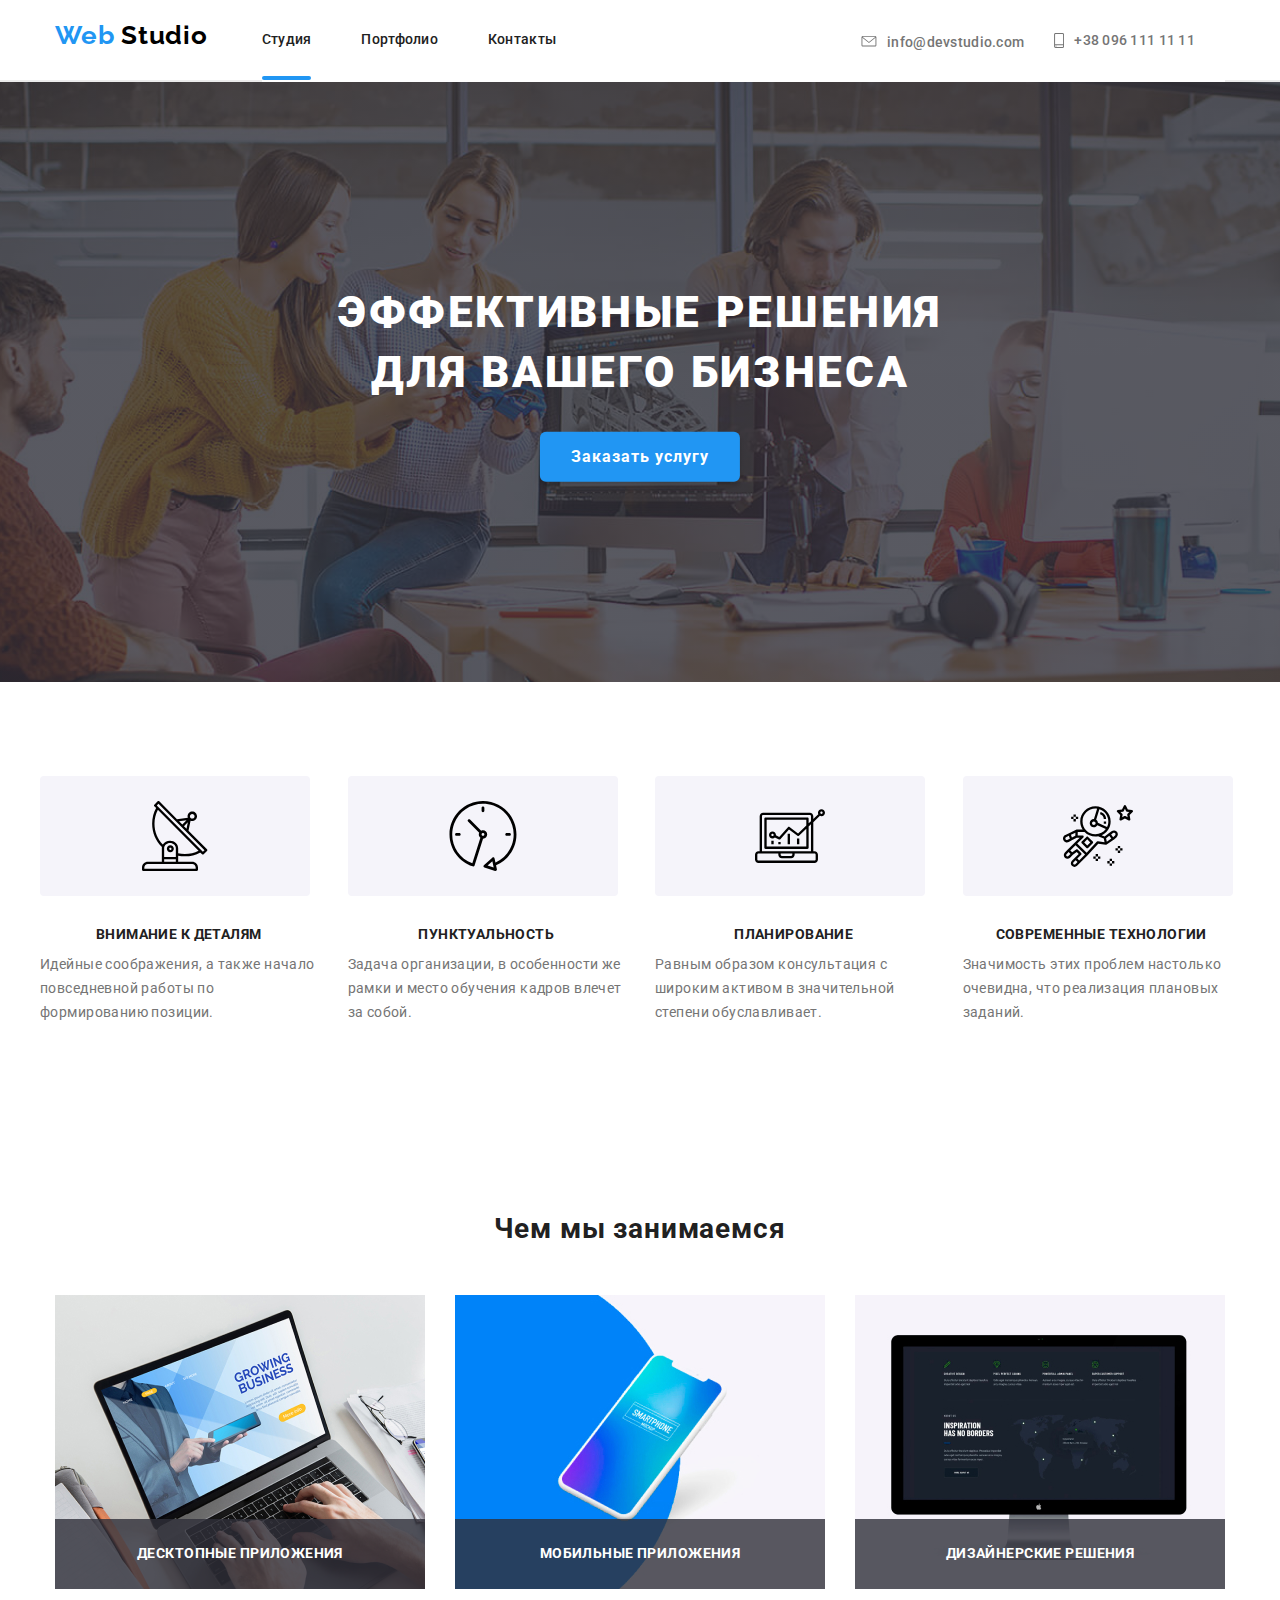
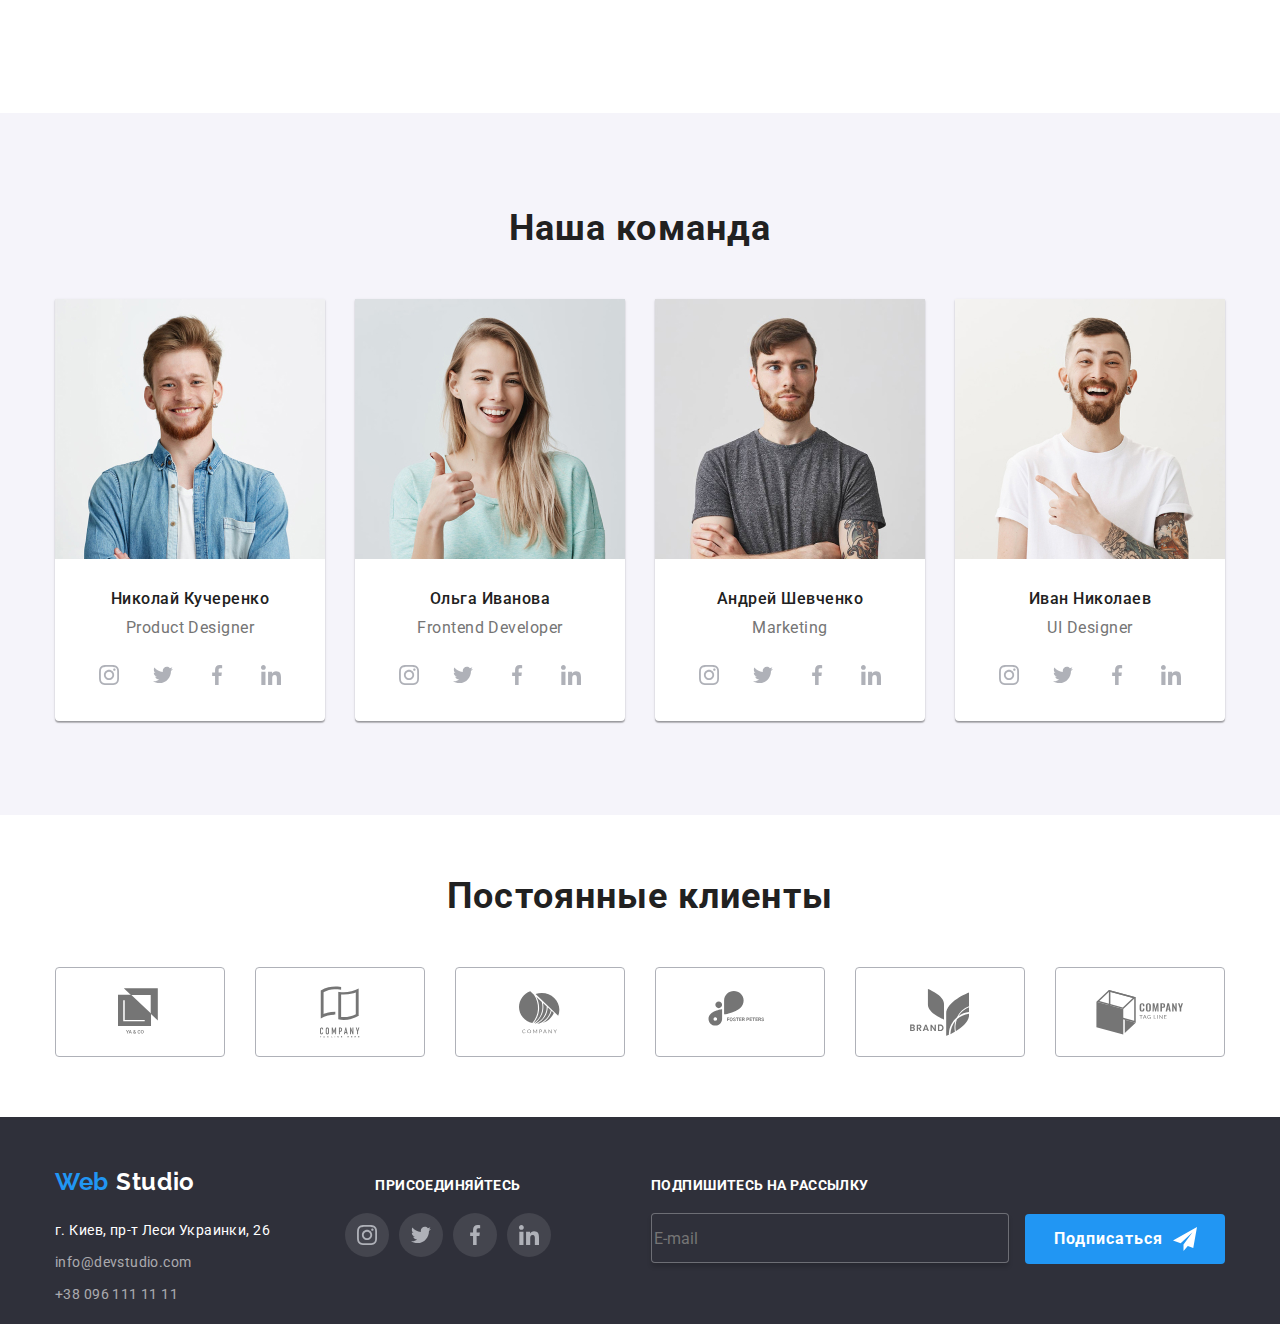
<file: index.html>
<!DOCTYPE html>
<html lang="ru">

<head>
    <meta charset="UTF-8" />
    <meta name="viewport" content="width=device-width, initial-scale=1.0" />
    <title>Web Studio</title>
    <link rel="stylesheet" type="text/css"
        href="https://cdnjs.cloudflare.com/ajax/libs/modern-normalize/0.6.0/modern-normalize.min.css" />
    <link rel="stylesheet" type="text/css" href="./css/main.min.css" />
    <link href="https://fonts.googleapis.com/css2?family=Raleway:wght@700&family=Roboto:wght@400;500;700&display=swap"
        rel="stylesheet">
</head>

<body>
    <!-- Site header -->
    <header>
        <div class="page-header">
            <div class="container header">

                <nav class="header-nav">

                    <a href="./index.html" class="logo"><span class="logo-text">Web</span> Studio</a>
                    <button type="button" class="menu-button" aria-expended="false" aria-controls="menu-container"
                        data-menu-button>
                        <svg width="40px" height="40px" aria-label="Переключатель мобильного меню">
                            <use class="icon-cross" href="./images/main/symbol-defs.svg#icon-close-black-18dp-2-1">
                            </use>
                            <use class="icon-menu" href="./images/main/symbol-defs.svg#icon-menu_40px"></use>
                        </svg>
                    </button>
                    <div class="menu-container" id="menu-container" data-menu>
                        <div class="navigation">
                            <ul class="site-nav">
                                <li class="item">
                                    <a href="./index.html" class="link style-header curent">Студия</a>
                                </li>
                                <li class="item">
                                    <a href="portfolio.html" class="link style-header">Портфолио</a>
                                </li>
                                <li class="item">
                                    <a href="#" class="link style-header">Контакты</a>
                                </li>
                            </ul>
                        </div>
                        <div class="contacts">
                            <ul class="contact">
                                <li class="mail">
                                    <a href="mailto:info@devstudio.com" class="us style-header">
                                        <svg class="nav-icon" width="16px" height="11.2px">
                                            <use href="./images/main/symbol-defs.svg#icon-envelope"> </use>
                                        </svg>
                                        <span>info@devstudio.com</span>
                                    </a>
                                </li>
                                <li class="mail">
                                    <a href="tel:+380961111111" class="us style-header">
                                        <svg class="nav-icon" width="10px" height="15px">
                                            <use href="./images/main/symbol-defs.svg#icon-smartphone"> </use>
                                        </svg>
                                        <span>+38 096 111 11 11</span>
                                    </a>
                                </li>
                            </ul>
                        </div>


                    </div>
                </nav>

            </div>
        </div>
    </header>

    <!-- Said bar -->
    <main>
        <section class=" container-img">
            <div class="hero">
                <h1 class="title"> Эффективные решения </br> для вашего бизнеса </h1>
                <button class="button-bar" data-modal-open>Заказать услугу</button>
            </div>
        </section>


        <!-- features -->
        <section>
            <div class="">
                <div class=" container container-features">
                    <h2 class="visually-hidden"> Преимущества </h2>
                    <ul class="features-list">
                        <li class="item">
                            <div class="item-img">
                                <svg class="features-img" width="70px" height="70px">
                                    <use href="./images/main/symbol-defs.svg#icon-antenna-1"> </use>
                                </svg>
                            </div>
                            <h3 class="title text-style"> Внимание к деталям </h3>
                            <p> Идейные соображения, а также начало повседневной работы по формированию
                                позиции.</p>
                        </li>

                        <li class="item">
                            <div class="item-img">
                                <svg class="features-img" width="70px" height="70px">
                                    <use href="./images/main/symbol-defs.svg#icon-clock-1"> </use>
                                </svg>
                            </div>
                            <h3 class="title text-style"> Пунктуальность </h3>
                            <p> Задача организации, в особенности же рамки и место обучения кадров влечет
                                за собой.</p>
                        </li>

                        <li class="item">
                            <div class="item-img">
                                <svg class="features-img" width="70px" height="70px">
                                    <use href="./images/main/symbol-defs.svg#icon-diagram-1"> </use>
                                </svg>
                            </div>
                            <h3 class="title text-style"> Планирование </h3>
                            <p> Равным образом консультация с широким активом в значительной степени
                                обуславливает.</p>
                        </li>

                        <li class="item">
                            <div class="item-img">
                                <svg class="features-img" width="70px" height="70px">
                                    <use href="./images/main/symbol-defs.svg#icon-astronaut-1"> </use>
                                </svg>
                            </div>
                            <h3 class="title text-style"> Современные технологии </h3>
                            <p> Значимость этих проблем настолько очевидна, что реализация плановых
                                заданий.</p>
                        </li>
                    </ul>
                </div>
        </section>
        <!--specialization -->
        <section class=" specialization section ">
            <div class="container">
                <h2 class="section-title"> Чем мы занимаемся </h2>
                <ul class="specialization-list">
                    <li class="item">
                        <picture>
                            <source srcset="./images/main/imgDP.jpg 1x, ./images/main/imgDP@2x.jpg 2x"
                                media="(min-width: 1200px)">
                            <img srcset="./images/main/imgDP.jpg 1x, ./images/main/imgDP@2x.jpg 2x"
                                src="./images/main/imgDP.jpg" alt="ноутбук" width="370" height="294">
                        </picture>
                        <h3 class="text text-style">Десктопные приложения</h3>
                    </li>
                    <li class="item">
                        <picture>
                            <source srcset="./images/main/boxMB.jpg 1x, ./images/main/boxMB@2x.jpg 2x"
                                media="(min-width: 1200px)">
                            <img srcset="./images/main/boxMB.jpg 1x, ./images/main/boxMB@2x.jpg 2x"
                                src="./images/main/boxMB.jpg" alt="мобильный телефон" width="370" height="294">
                        </picture>

                        <h3 class="text text-style"> Мобильные приложения </h3>
                    </li>
                    <li class="item">
                        <picture>
                            <source srcset="./images/main/imgDR.jpg 1x, ./images/main/imgdr@2x.jpg 2x"
                                media="(min-width: 1200px)">
                            <img srcset="./images/main/imgDR.jpg 1x, ./images/main/imgdr@2x.jpg 2x"
                                src="./images/main/imgDR.jpg" alt="екран" width="370" height="294">
                        </picture>

                        <h3 class="text text-style"> Дизайнерские решения </h3>
                    </li>
                </ul>
            </div>
        </section>
        <!-- Our team -->
        <section class="section team">
            <div class="container">

                <h2 class="section-title"> Наша команда </h2>
                <ul class="team-list">
                    <li class="item">
                        <picture>

                            <source srcset="./images/main/imgNK.jpg 1x, ./images/main/imgNK@2x.jpg 2x"
                                media="(min-width: 1200px)">


                            <source
                                srcset="./images/main/mobile_img/imgNK.jpg 1x, ./images/main/mobile_img/imgNK@2x.jpg 2x"
                                media="(max-width: 1200px)">


                            <source
                                srcset="./images/main/mobile_img/imgNK.jpg 1x, ./images/main/mobile_img/imgNK@2x.jpg 2x"
                                media="(max-width: 767px)">

                            <img srcset="./images/main/imgNK.jpg 1x, ./images/main/imgNK@2x.jpg 2x, ./images/main/mobile_img/imgNK.jpg 1x, ./images/main/mobile_img/imgNK@2x.jpg 2x"
                                src="./images/main/imgNK.jpg" alt="Николай Кучеренко">
                        </picture>
                        <h3 class="title"> Николай Кучеренко </h3>
                        <p class="text"> Product Designer </p>
                        <ul class="socials">
                            <li class="socials-item">
                                <a href class="link-socials" aria-label="Ссылка на Instagram">
                                    <svg class="socials-icon" width="20px" height="20px">
                                        <use href="./images/main/symbol-defs.svg#icon-instagram-2"></use>
                                    </svg>
                                </a>
                            </li>
                            <li class="socials-item">
                                <a href class="link-socials" aria-label="Ссылка на Twitter">
                                    <svg class="socials-icon" width="20px" height="20px">
                                        <use href="./images/main/symbol-defs.svg#icon-twitter-1"></use>
                                    </svg>
                                </a>
                            </li>
                            <li class="socials-item">
                                <a href class="link-socials" aria-label="Ссылка на Facebook">
                                    <svg class="socials-icon" width="20px" height="20px">
                                        <use href="./images/main/symbol-defs.svg#icon-facebook-1"></use>
                                    </svg>
                                </a>
                            </li>
                            <li class="socials-item">
                                <a href class="link-socials" aria-label="Ссылка на Linkedin">
                                    <svg class="socials-icon" width="20px" height="20px">
                                        <use href="./images/main/symbol-defs.svg#icon-linkedin-1"></use>
                                    </svg>
                                </a>
                            </li>
                        </ul>
                    </li>


                    <li class="item">
                        <picture>

                            <source srcset="./images/main/imgOI.jpg 1x, ./images/main/imgOI@2x.jpg 2x"
                                media="(min-width: 1200px)">


                            <source srcset="./images/main/mobile_img/img.jpg 1x, ./images/main/mobile_img/img@2x.jpg 2x"
                                media="(max-width: 1200px)">


                            <source srcset="./images/main/mobile_img/img.jpg 1x, ./images/main/mobile_img/img@2x.jpg 2x"
                                media="(max-width: 767px)">

                            <img srcset="./images/main/imgOI.jpg 1x, ./images/main/imgOI@2x.jpg 2x, ./images/main/mobile_img/img.jpg 1x, ./images/main/mobile_img/img@2x.jpg 2x"
                                src="./images/main/imgOI.jpg" alt="Ольга Иванова">
                        </picture>
                        <h3 class="title"> Ольга Иванова </h3>
                        <p class="text"> Frontend Developer </p>
                        <ul class="socials">
                            <li class="socials-item">
                                <a href class="link-socials" aria-label="Ссылка на Instagram">
                                    <svg class="socials-icon" width="20px" height="20px">
                                        <use href="./images/main/symbol-defs.svg#icon-instagram-2"></use>
                                    </svg>
                                </a>
                            </li>
                            <li class="socials-item">
                                <a href class="link-socials" aria-label="Ссылка на Twitter">
                                    <svg class="socials-icon" width="20px" height="20px">
                                        <use href="./images/main/symbol-defs.svg#icon-twitter-1"></use>
                                    </svg>
                                </a>
                            </li>
                            <li class="socials-item">
                                <a href class="link-socials" aria-label="Ссылка на Facebook">
                                    <svg class="socials-icon" width="20px" height="20px">
                                        <use href="./images/main/symbol-defs.svg#icon-facebook-1"></use>
                                    </svg>
                                </a>
                            </li>
                            <li class="socials-item">
                                <a href class="link-socials" aria-label="Ссылка на Linkedin">
                                    <svg class="socials-icon" width="20px" height="20px">
                                        <use href="./images/main/symbol-defs.svg#icon-linkedin-1"></use>
                                    </svg>
                                </a>
                            </li>
                        </ul>
                    </li>


                    <li class="item">
                        <picture>

                            <source srcset="./images/main/imgAH.jpg 1x, ./images/main/imgAH@2x.jpg 2x"
                                media="(min-width: 1200px)">


                            <source
                                srcset="./images/main/mobile_img/imgAH.jpg 1x, ./images/main/mobile_img/imgAH@2x.jpg 2x"
                                media="(max-width: 1200px)">


                            <source
                                srcset="./images/main/mobile_img/imgAH.jpg 1x, ./images/main/mobile_img/imgAH@2x.jpg 2x"
                                media="(max-width: 767px)">

                            <img srcset="./images/main/imgAH.jpg 1x, ./images/main/imgAH@2x.jpg 2x, ./images/main/mobile_img/imgAH.jpg 1x, ./images/main/mobile_img/imgAH@2x.jpg 2x"
                                src="./images/main/imgAH.jpg" alt="Андрей Шевченко">
                        </picture>
                        <h3 class="title"> Андрей Шевченко </h3>
                        <p class="text"> Marketing </p>
                        <ul class="socials">
                            <li class="socials-item">
                                <a href class="link-socials" aria-label="Ссылка на Instagram">
                                    <svg class="socials-icon" width="20px" height="20px">
                                        <use href="./images/main/symbol-defs.svg#icon-instagram-2"></use>
                                    </svg>
                                </a>
                            </li>
                            <li class="socials-item">
                                <a href class="link-socials" aria-label="Ссылка на Twitter">
                                    <svg class="socials-icon" width="20px" height="20px">
                                        <use href="./images/main/symbol-defs.svg#icon-twitter-1"></use>
                                    </svg>
                                </a>
                            </li>
                            <li class="socials-item">
                                <a href class="link-socials" aria-label="Ссылка на Facebook">
                                    <svg class="socials-icon" width="20px" height="20px">
                                        <use href="./images/main/symbol-defs.svg#icon-facebook-1"></use>
                                    </svg>
                                </a>
                            </li>
                            <li class="socials-item">
                                <a href class="link-socials" aria-label="Ссылка на Linkedin">
                                    <svg class="socials-icon" width="20px" height="20px">
                                        <use href="./images/main/symbol-defs.svg#icon-linkedin-1"></use>
                                    </svg>
                                </a>
                            </li>
                        </ul>
                    </li>


                    <li class="item">
                        <picture>

                            <source srcset="./images/main/imgIN.jpg 1x, ./images/main/imgIN@2x.jpg 2x"
                                media="(min-width: 1200px)">


                            <source
                                srcset="./images/main/mobile_img/imgIN.jpg 1x, ./images/main/mobile_img/imgIN@2x.jpg 2x"
                                media="(max-width: 1200px)">


                            <source
                                srcset="./images/main/mobile_img/imgIN.jpg 1x, ./images/main/mobile_img/imgIN@2x.jpg 2x"
                                media="(max-width: 767px)">

                            <img srcset="./images/main/imgIN.jpg 1x, ./images/main/imgIN@2x.jpg 2x, ./images/main/mobile_img/imgIN.jpg 1x, ./images/main/mobile_img/imgIN@2x.jpg 2x"
                                src="./images/main/imgIN.jpg" alt="Иван Николаев">
                        </picture>

                        <h3 class="title"> Иван Николаев </h3>
                        <p class="text"> UI Designer </p>
                        <ul class="socials">
                            <li class="socials-item">
                                <a href class="link-socials" aria-label="Ссылка на Instagram">
                                    <svg class="socials-icon" width="20px" height="20px">
                                        <use href="./images/main/symbol-defs.svg#icon-instagram-2"></use>
                                    </svg>
                                </a>
                            </li>
                            <li class="socials-item">
                                <a href class="link-socials" aria-label="Ссылка на Twitter">
                                    <svg class="socials-icon" width="20px" height="20px">
                                        <use href="./images/main/symbol-defs.svg#icon-twitter-1"></use>
                                    </svg>
                                </a>
                            </li>
                            <li class="socials-item">
                                <a href class="link-socials" aria-label="Ссылка на Facebook">
                                    <svg class="socials-icon" width="20px" height="20px">
                                        <use href="./images/main/symbol-defs.svg#icon-facebook-1"></use>
                                    </svg>
                                </a>
                            </li>
                            <li class="socials-item">
                                <a href class="link-socials" aria-label="Ссылка на Linkedin">
                                    <svg class="socials-icon" width="20px" height="20px">
                                        <use href="./images/main/symbol-defs.svg#icon-linkedin-1"></use>
                                    </svg>
                                </a>
                            </li>
                        </ul>
                    </li>
                </ul>
            </div>
        </section>
        <!--Regular customers-->
        <section class="cust section ">
            <div class="container">
                <h2 class="section-title">Постоянные клиенты </h2>
                <ul class="cust-list">
                    <li class="item">
                        <div>
                            <svg class="regular-img" width="44px" height="49px">
                                <use href="./images/main/symbol-defs.svg#icon-logo-1"> </use>
                            </svg>
                        </div>

                    </li>

                    <li class="item">
                        <div>
                            <svg class="regular-img" width="40px" height="52px">
                                <use href="./images/main/symbol-defs.svg#icon-logo-2"> </use>
                            </svg>
                        </div>

                    </li>

                    <li class="item">
                        <div>
                            <svg class="regular-img" width="41px" height="43px">
                                <use href="./images/main/symbol-defs.svg#icon-logo-3"> </use>
                            </svg>
                        </div>
                    </li>

                    <li class="item">
                        <div>
                            <svg class="regular-img" width="80px" height="42px">
                                <use href="./images/main/symbol-defs.svg#icon-logo-4"> </use>
                            </svg>
                        </div>
                    </li>

                    <li class="item">
                        <div>
                            <svg class="regular-img" width="59px" height="47px">
                                <use href="./images/main/symbol-defs.svg#icon-logo-5"> </use>
                            </svg>
                        </div>
                    </li>

                    <li class="item">
                        <div>
                            <svg class="regular-img" width="88px" height="45px">
                                <use href="./images/main/symbol-defs.svg#icon-logo-6"> </use>
                            </svg>
                        </div>
                    </li>
                </ul>
            </div>
        </section>
    </main>
    <!--footer-->
    <footer class="footer">

        <div class="container container-footer">


            <div class="footer-info">
                <a href="#" class="logo-footer"><span class="logo-text">Web</span> Studio</a>
                <p class="footer-address">
                    г. Киев, пр-т Леси Украинки, 26
                </p>
                <address class="footer-contact">
                    <a href="mailt@devstudio.com"> info@devstudio.com</a>
                    <a href="tel:+380961111111"> +38 096 111 11 11</a>
                </address>
            </div>

            <div class="footer-link">
                <h3 class="subtitle text-style">присоединяйтесь</h3>
                <ul class="item">

                    <li class="footer-links" class="footer-links">
                        <a href class="link-socials" aria-label="Ссылка на Instagram">
                            <svg class="socials-icon">
                                <use href="./images/main/symbol-defs.svg#icon-instagram-2"></use>
                            </svg>
                        </a>
                    </li>
                    <li class="footer-links" class="footer-links">
                        <a href class="link-socials" aria-label="Ссылка на Twitter">
                            <svg class="socials-icon">
                                <use href="./images/main/symbol-defs.svg#icon-twitter-1"></use>
                            </svg>
                        </a>
                    </li>
                    <li class="footer-links">
                        <a href class="link-socials" aria-label="Ссылка на Facebook">
                            <svg class="socials-icon">
                                <use href="./images/main/symbol-defs.svg#icon-facebook-1"></use>
                            </svg>
                        </a>
                    </li>
                    <li class="footer-links">
                        <a href class="link-socials" aria-label="Ссылка на Linkedin">
                            <svg class="socials-icon">
                                <use href="./images/main/symbol-defs.svg#icon-linkedin-1"></use>
                            </svg>
                        </a>
                    </li>
                </ul>
            </div>

            <div class="footer-form">
                <p class="footer-text text-style">Подпишитесь на рассылку</p>
                <form>

                    <label>
                        <input class="input-form" type="email" name="email" placeholder="E-mail" autocomplete="email" />
                    </label>

                    <button class="button-footer" type="button"> Подписаться
                        <svg class="tellegram-icon" width="24px" height="24px">
                            <use href="./images/main/symbol-defs.svg#icon-icon-send"></use>
                        </svg>

                    </button>

                </form>



            </div>

        </div>

    </footer>

    <div class="backdroup is-hidden" data-modal>
        <div class="modal">
            <p class="heading-modal"> Оставьте свои данные, мы вам перезвоним </p>
            <form class="form">
                <label class="form-field" for="name">
                    <input class="form-input" type="text" name="name" id="name" placeholder=" " />
                    <span class="form-label"> Имя </span>
                    <svg class="icon" width="18px" height="18px">
                        <use href=" ./images/main/symbol-defs.svg#icon-Vector"></use>
                    </svg>
                </label>

                <label class="form-field" for="tel">
                    <input class="form-input" type="tel" name="telephone" id="tel" placeholder=" " />
                    <span class="form-label"> Телефон </span>
                    <svg class="icon" width="18px" height="18px">
                        <use href=" ./images/main/symbol-defs.svg#icon-Vectorphone"></use>
                    </svg>
                </label>

                <label class="form-field" for="email">
                    <input class="form-input" type="email" name="email" id="email" autocomplete="email"
                        placeholder=" " />
                    <span class="form-label"> Почта </span>
                    <svg class="icon" width="18px" height="18px">
                        <use href=" ./images/main/symbol-defs.svg#icon-Vectorposht"></use>
                    </svg>
                </label>

                <label class="form-field form-comment">
                    <textarea name="comment" class="form-input input-comment" placeholder=" "></textarea>
                    <span class="form-label comment-label">Комментарий</span>
                </label>

                <label class="label-checkbox">
                    <input class="checkbox" type="checkbox" name="acceptance"
                        value="Соглашаюсь с рассылкой и принимаю Условия договора" />
                    <span class="icons"></span>
                    <span class="privacy-text"> Соглашаюсь с рассылкой и принимаю <a class="form-link" href=" ">Условия
                            договора</a></span>
                </label>

                <button class="submit-button" type="submit">Отправить</button>
            </form>
            <button class="close-modal" data-modal-close>
                <svg class="icon-close" width="18px" height="18px">
                    <use href=" ./images/main/symbol-defs.svg#icon-close-black-18dp-2-1"></use>
                </svg>
            </button>

        </div>

    </div>

    <script src="./js/modal.js"></script>
    <script src="./js/menu.js"></script>

</body>

</html>
</file>
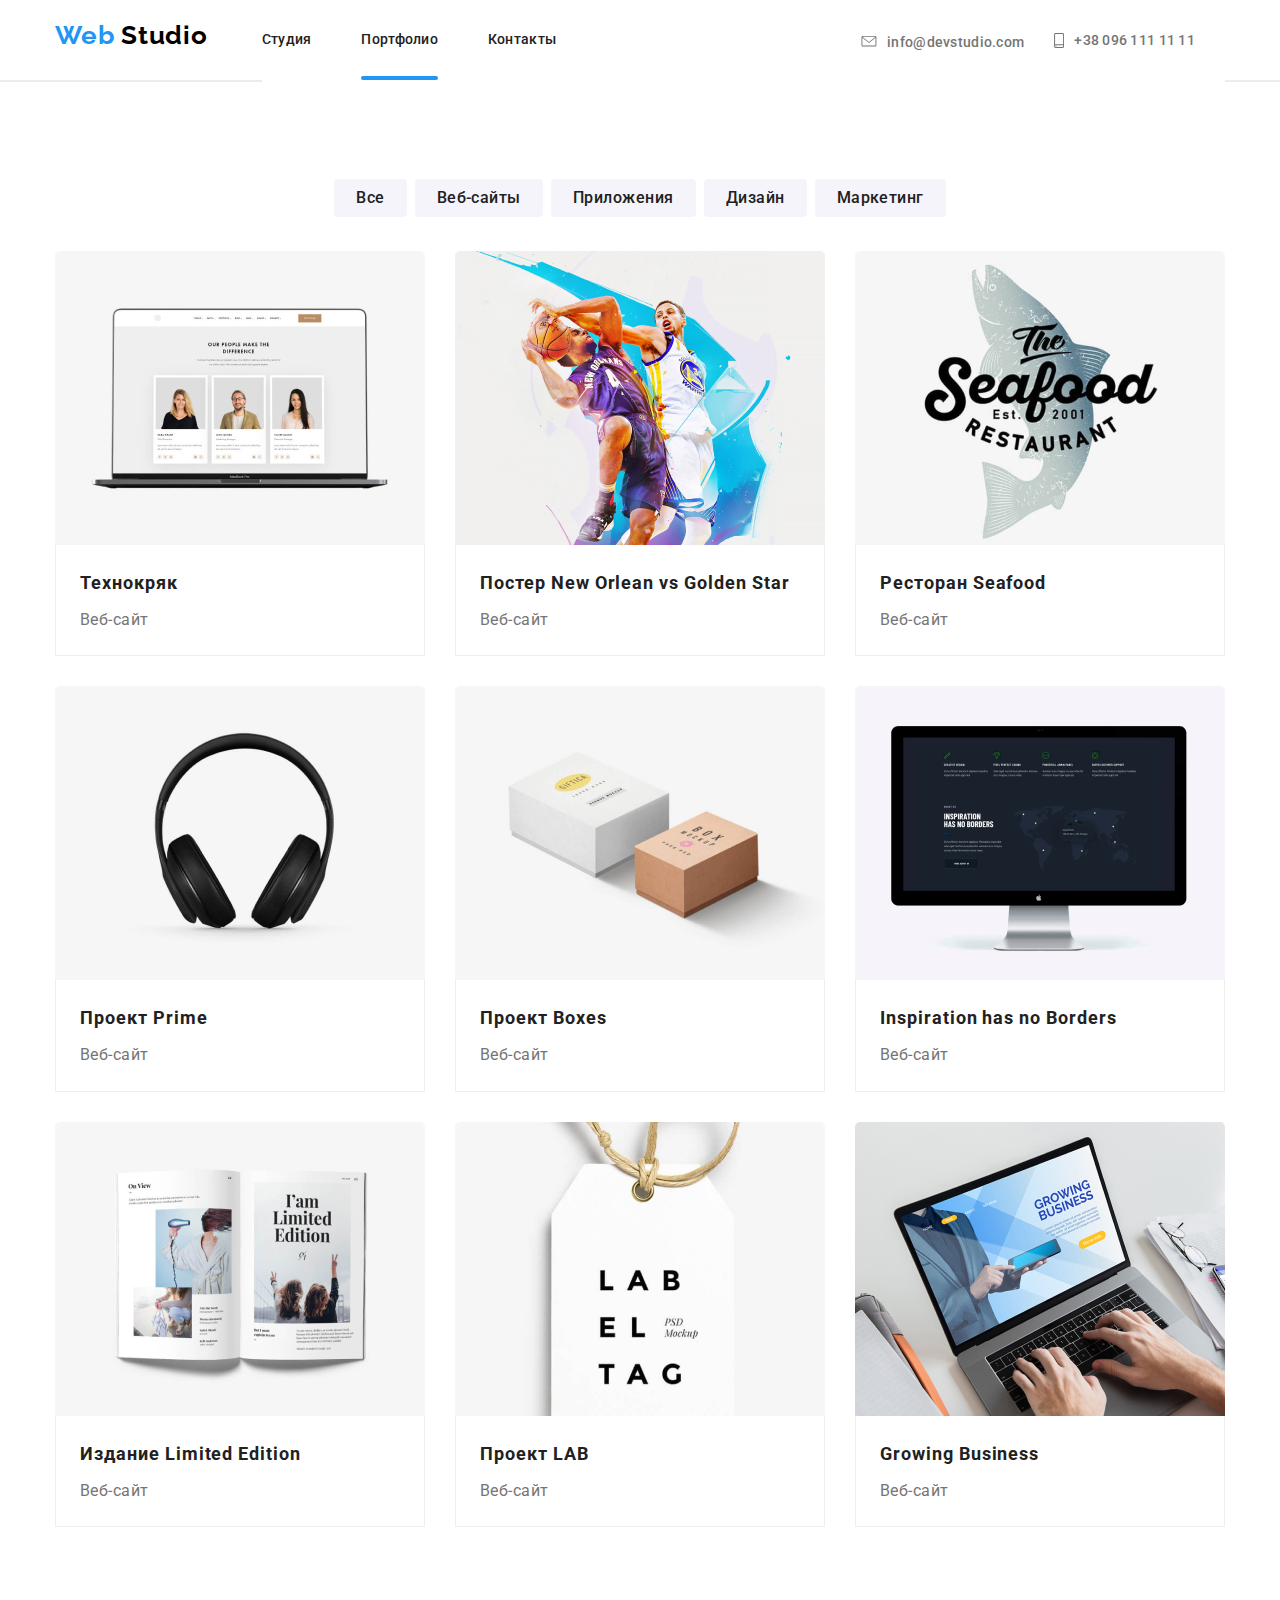
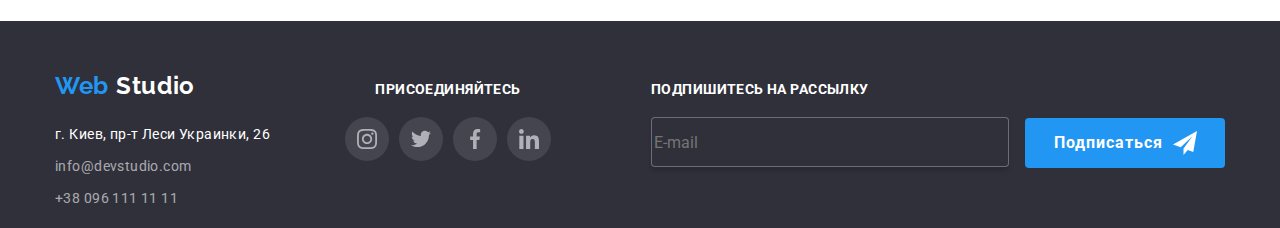
<file: portfolio.html>
<!DOCTYPE html>
<html lang="ru">

<head>
    <meta charset="UTF-8" />
    <meta name="viewport" content="width=device-width, initial-scale=1.0" />
    <title>Портфолио</title>
    <link rel="stylesheet" type="text/css"
        href="https://cdnjs.cloudflare.com/ajax/libs/modern-normalize/0.6.0/modern-normalize.min.css" />
    <link rel="stylesheet" type="text/css" href="./css/main.min.css" />
    <link href="https://fonts.googleapis.com/css2?family=Raleway:wght@700&family=Roboto:wght@400;500;700&display=swap"
        rel="stylesheet">
</head>

<body>
    <!-- Site header -->
    <header>
        <div class="page-header">
            <div class="container header">

                <nav class="header-nav">

                    <a href="./index.html" class="logo"><span class="logo-text">Web</span> Studio</a>
                    <button type="button" class="menu-button" aria-expended="false" aria-controls="menu-container"
                        data-menu-button>
                        <svg width="40px" height="40px" aria-label="Переключатель мобильного меню">
                            <use class="icon-cross" href="./images/main/symbol-defs.svg#icon-close-black-18dp-2-1">
                            </use>
                            <use class="icon-menu" href="./images/main/symbol-defs.svg#icon-menu_40px"></use>
                        </svg>
                    </button>
                    <div class="menu-container" id="menu-container" data-menu>
                        <div class="navigation">
                            <ul class="site-nav">
                                <li class="item">
                                    <a href="./index.html" class="link style-header ">Студия</a>
                                </li>
                                <li class="item">
                                    <a href="portfolio.html" class="link style-header curent">Портфолио</a>
                                </li>
                                <li class="item">
                                    <a href="#" class="link style-header">Контакты</a>
                                </li>
                            </ul>
                        </div>
                        <div class="contacts">
                            <ul class="contact">
                                <li class="mail">
                                    <a href="mailto:info@devstudio.com" class="us style-header">
                                        <svg class="nav-icon" width="16px" height="11.2px">
                                            <use href="./images/main/symbol-defs.svg#icon-envelope"> </use>
                                        </svg>
                                        <span>info@devstudio.com</span>
                                    </a>
                                </li>
                                <li class="mail">
                                    <a href="tel:+380961111111" class="us style-header">
                                        <svg class="nav-icon" width="10px" height="15px">
                                            <use href="./images/main/symbol-defs.svg#icon-smartphone"> </use>
                                        </svg>
                                        <span>+38 096 111 11 11</span>
                                    </a>
                                </li>
                            </ul>
                        </div>


                    </div>
                </nav>

            </div>
        </div>
    </header>

    <main>
        <div class="portfolio">
            <!--site navigation-->
            <section class="section">

                <h1 class="visually-hidden"> Навигация </h1>
                <ul class="list-nav">
                    <li class="item-button">
                        <button class="portfolio-button" type="button">Все</button>
                    </li>
                    <li class="item-button">
                        <button class="portfolio-button" type="button">Веб-сайты</button>
                    </li>
                    <li class="item-button">
                        <button class="portfolio-button" type="button">Приложения</button>
                    </li>
                    <li class="item-button">
                        <button class="portfolio-button" type="button">Дизайн</button>
                    </li>
                    <li class="item-button">
                        <button class="portfolio-button" type="button">Маркетинг</button>
                    </li>
                </ul>

            </section>


            <!--Portfolio-->
            <section>
                <h2 class="visually-hidden"> Портфолио </h2>

                <ul class="portfolio-list">
                    <li class="item">
                        <div class="project-card">
                            <picture>

                                <source srcset="./images/portfolio/img1.jpg 1x, ./images/portfolio/img1@2x.jpg 2x"
                                    media="(min-width: 1200px)">


                                <source srcset="./images/portfolio/img1.jpg 1x, ./images/portfolio/img1@2x.jpg 2x"
                                    media="(min-width: 768px)">


                                <source
                                    srcset="./images/portfolio/mobile_img/img1.jpg 1x, ./images/portfolio/mobile_img/img1@2x.jpg 2x"
                                    media="(max-width: 767px)">

                                <img class="card-img"
                                    srcset="./images/portfolio/img1.jpg 1x, ./images/portfolio/img1@2x.jpg 2x, ./images/portfolio/mobile_img/img1.jpg 1x, ./images/portfolio/mobile_img/img1@2x.jpg 2x"
                                    src="./images/portfolio/img1.jpg" alt="ноутбук">
                            </picture>
                            <div class="content-overlay">
                                <p class="text">Технокряк это современная площадка распространения коронавируса.
                                    Компании используют
                                    эту платформу для цифрового
                                    шпионажа и атак на защищённые сервера конкурентов.</p>
                            </div>
                        </div>

                        <div class="card-content">
                            <h3 class="title"> Технокряк </h3>
                            <p class="caption"> Веб-сайт </p>
                        </div>

                    </li>
                    <li class="item">
                        <div class="project-card">
                            <picture>

                                <source srcset="./images/portfolio/img2.jpg 1x, ./images/portfolio/img2@2x.jpg 2x"
                                    media="(min-width: 1200px)">


                                <source srcset="./images/portfolio/img2.jpg 1x, ./images/portfolio/img2@2x.jpg 2x"
                                    media="(min-width: 768px)">


                                <source
                                    srcset="./images/portfolio/mobile_img/img2.jpg 1x, ./images/portfolio/mobile_img/img2@2x.jpg 2x"
                                    media="(max-width: 767px)">

                                <img class="card-img"
                                    srcset="./images/portfolio/img2.jpg 1x, ./images/portfolio/img2@2x.jpg 2x, ./images/portfolio/mobile_img/img2.jpg 1x, ./images/portfolio/mobile_img/img2@2x.jpg 2x"
                                    src="./images/portfolio/img2.jpg" alt="ноутбук" width="370">
                            </picture>
                            <div class="content-overlay">
                                <p class="text">Технокряк это современная площадка распространения коронавируса.
                                    Компании используют
                                    эту платформу для цифрового
                                    шпионажа и атак на защищённые сервера конкурентов.</p>
                            </div>
                        </div>

                        <div class="card-content">
                            <h3 class="title"> Постер New Orlean vs Golden Star </h3>
                            <p class="caption"> Веб-сайт </p>
                        </div>
                    </li>

                    <li class="item">

                        <div class="project-card">
                            <picture>

                                <source srcset="./images/portfolio/img3.jpg 1x, ./images/portfolio/img3@2x.jpg 2x"
                                    media="(min-width: 1200px)">


                                <source srcset="./images/portfolio/img3.jpg 1x, ./images/portfolio/img3@2x.jpg 2x"
                                    media="(min-width: 768px)">


                                <source
                                    srcset="./images/portfolio/mobile_img/img3.jpg 1x, ./images/portfolio/mobile_img/img3@2x.jpg 2x"
                                    media="(max-width: 767px)">

                                <img class="card-img"
                                    srcset="./images/portfolio/img3.jpg 1x, ./images/portfolio/img3@2x.jpg 2x, ./images/portfolio/mobile_img/img3.jpg 1x, ./images/portfolio/mobile_img/img3@2x.jpg 2x"
                                    src="./images/portfolio/img3.jpg" alt="ноутбук" width="370">
                            </picture>
                            <div class="content-overlay">
                                <p class="text">Технокряк это современная площадка распространения коронавируса.
                                    Компании используют
                                    эту платформу для цифрового
                                    шпионажа и атак на защищённые сервера конкурентов.</p>
                            </div>
                        </div>

                        <div class="card-content">
                            <h3 class="title"> Ресторан Seafood </h3>
                            <p class="caption"> Веб-сайт </p>

                        </div>
                    </li>
                    <li class="item">
                        <div class="project-card">
                            <picture>

                                <source srcset="./images/portfolio/img4.jpg 1x, ./images/portfolio/img4@2x.jpg 2x"
                                    media="(min-width: 1200px)">


                                <source srcset="./images/portfolio/img4.jpg 1x, ./images/portfolio/img4@2x.jpg 2x"
                                    media="(min-width: 768px)">


                                <source
                                    srcset="./images/portfolio/mobile_img/img4.jpg 1x, ./images/portfolio/mobile_img/img4@2x.jpg 2x"
                                    media="(max-width: 767px)">

                                <img class="card-img"
                                    srcset="./images/portfolio/img4.jpg 1x, ./images/portfolio/img4@2x.jpg, ./images/portfolio/mobile_img/img4.jpg 1x, ./images/portfolio/mobile_img/img4@2x.jpg 2x"
                                    src="./images/portfolio/img4.jpg" alt="ноутбук" width="370">
                            </picture>

                            <div class="content-overlay">
                                <p class="text">Технокряк это современная площадка распространения коронавируса.
                                    Компании используют
                                    эту платформу для цифрового
                                    шпионажа и атак на защищённые сервера конкурентов.</p>
                            </div>
                        </div>
                        <div class="card-content">
                            <h3 class="title"> Проект Prime </h3>
                            <p class="caption"> Веб-сайт </p>
                        </div>
                    </li>

                    <li class="item">

                        <div class="project-card">

                            <picture>

                                <source srcset="./images/portfolio/img5.jpg 1x, ./images/portfolio/img5@2x.jpg 2x"
                                    media="(min-width: 1200px)">


                                <source srcset="./images/portfolio/img5.jpg 1x, ./images/portfolio/img5@2x.jpg 2x"
                                    media="(min-width: 768px)">


                                <source
                                    srcset="./images/portfolio/mobile_img/img5.jpg 1x, ./images/portfolio/mobile_img/img5@2x.jpg 2x"
                                    media="(max-width: 767px)">

                                <img class="card-img"
                                    srcset="./images/portfolio/img5.jpg 1x, ./images/portfolio/img5@2x.jpg 2x, ./images/portfolio/mobile_img/img5.jpg 1x, ./images/portfolio/mobile_img/img5@2x.jpg 2x"
                                    src="./images/portfolio/img5.jpg" alt="ноутбук" width="370">
                            </picture>

                            <div class="content-overlay">
                                <p class="text">Технокряк это современная площадка распространения коронавируса.
                                    Компании используют
                                    эту платформу для цифрового
                                    шпионажа и атак на защищённые сервера конкурентов.</p>
                            </div>
                        </div>
                        <div class="card-content">
                            <h3 class="title"> Проект Boxes </h3>
                            <p class="caption"> Веб-сайт </p>
                        </div>
                    </li>

                    <li class="item">
                        <div class="project-card">
                            <picture>

                                <source srcset="./images/portfolio/img6.jpg 1x, ./images/portfolio/img6@2x.jpg 2x"
                                    media="(min-width: 1200px)">


                                <source srcset="./images/portfolio/img6.jpg 1x, ./images/portfolio/img6@2x.jpg 2x"
                                    media="(min-width: 768px)">


                                <source
                                    srcset="./images/portfolio/mobile_img/img6.jpg 1x, ./images/portfolio/mobile_img/img6@2x.jpg 2x"
                                    media="(max-width: 767px)">

                                <img class="card-img"
                                    srcset="./images/portfolio/img6.jpg 1x, ./images/portfolio/img6@2x.jpg 2x, ./images/portfolio/mobile_img/img6.jpg 1x, ./images/portfolio/mobile_img/img6@2x.jpg 2x"
                                    src="./images/portfolio/img6.jpg" alt="ноутбук" width="370">
                            </picture>

                            <div class="content-overlay">
                                <p class="text">Технокряк это современная площадка распространения коронавируса.
                                    Компании используют
                                    эту платформу для цифрового
                                    шпионажа и атак на защищённые сервера конкурентов.</p>
                            </div>
                        </div>
                        <div class="card-content">
                            <h3 class="title"> Inspiration has no Borders </h3>
                            <p class="caption"> Веб-сайт </p>
                        </div>
                    </li>

                    <li class="item">
                        <div class="project-card">
                            <picture>

                                <source srcset="./images/portfolio/img7.jpg 1x, ./images/portfolio/img7@2x.jpg 2x"
                                    media="(min-width: 1200px)">


                                <source srcset="./images/portfolio/img7.jpg 1x, ./images/portfolio/img7@2x.jpg 2x"
                                    media="(min-width: 768px)">


                                <source
                                    srcset="./images/portfolio/mobile_img/img7.jpg 1x, ./images/portfolio/mobile_img/img7@2x.jpg 2x"
                                    media="(max-width: 767px)">

                                <img class="card-img"
                                    srcset="./images/portfolio/img7.jpg 1x, ./images/portfolio/img7@2x.jpg 2x, ./images/portfolio/mobile_img/img7.jpg 1x, ./images/portfolio/mobile_img/img7@2x.jpg 2x"
                                    src="./images/portfolio/img7.jpg" alt="ноутбук" width="370">
                            </picture>

                            <div class="content-overlay">
                                <p class="text">Технокряк это современная площадка распространения коронавируса.
                                    Компании используют
                                    эту платформу для цифрового
                                    шпионажа и атак на защищённые сервера конкурентов.</p>
                            </div>
                        </div>
                        <div class="card-content">
                            <h3 class="title"> Издание Limited Edition </h3>
                            <p class="caption"> Веб-сайт </p>
                        </div>
                    </li>

                    <li class="item">
                        <div class="project-card">
                            <picture>

                                <source srcset="./images/portfolio/img8.jpg 1x, ./images/portfolio/img8@2x.jpg 2x"
                                    media="(min-width: 1200px)">


                                <source srcset="./images/portfolio/img8.jpg 1x, ./images/portfolio/img8@2x.jpg 2x"
                                    media="(min-width: 768px)">


                                <source
                                    srcset="./images/portfolio/mobile_img/img8.jpg 1x, ./images/portfolio/mobile_img/img8@2x.jpg 2x"
                                    media="(max-width: 767px)">

                                <img class="card-img"
                                    srcset="./images/portfolio/img8.jpg 1x, ./images/portfolio/img8@2x.jpg 2x, ./images/portfolio/mobile_img/img8.jpg 1x, ./images/portfolio/mobile_img/img8@2x.jpg 2x"
                                    src="./images/portfolio/img8.jpg" alt="ноутбук" width="370">
                            </picture>

                            <div class="content-overlay">
                                <p class="text">Технокряк это современная площадка распространения коронавируса.
                                    Компании используют
                                    эту платформу для цифрового
                                    шпионажа и атак на защищённые сервера конкурентов.</p>
                            </div>
                        </div>
                        <div class="card-content">
                            <h3 class="title"> Проект LAB </h3>
                            <p class="caption"> Веб-сайт </p>
                        </div>
                    </li>

                    <li class="item">
                        <div class="project-card">
                            <picture>

                                <source srcset="./images/portfolio/img9.jpg 1x, ./images/portfolio/img9@2x.jpg 2x"
                                    media="(min-width: 1200px)">


                                <source srcset="./images/portfolio/img9.jpg 1x, ./images/portfolio/img9@2x.jpg 2x"
                                    media="(min-width: 768px)">


                                <source
                                    srcset="./images/portfolio/mobile_img/img9.jpg 1x, ./images/portfolio/mobile_img/img9@2x.jpg 2x"
                                    media="(max-width: 767px)">

                                <img class="card-img"
                                    srcset="./images/portfolio/img9.jpg 1x, ./images/portfolio/img9@2x.jpg 2x, ./images/portfolio/mobile_img/img9.jpg 1x, ./images/portfolio/mobile_img/img9@2x.jpg 2x"
                                    src="./images/portfolio/img9.jpg" alt="ноутбук" width="370">
                            </picture>


                            <div class="content-overlay">
                                <p class="text">Технокряк это современная площадка распространения коронавируса.
                                    Компании используют
                                    эту платформу для цифрового
                                    шпионажа и атак на защищённые сервера конкурентов.</p>
                            </div>
                        </div>
                        <div class="card-content">
                            <h3 class="title"> Growing Business </h3>
                            <p class="caption"> Веб-сайт </p>
                        </div>
                    </li>

                </ul>

            </section>
        </div>

    </main>

    <!--footer-->
    <footer class="footer">

        <div class="container container-footer">


            <div class="footer-info">
                <a href="#" class="logo-footer"><span class="logo-text">Web</span> Studio</a>
                <p class="footer-address">
                    г. Киев, пр-т Леси Украинки, 26
                </p>
                <address class="footer-contact">
                    <a href="mailt@devstudio.com"> info@devstudio.com</a>
                    <a href="tel:+380961111111"> +38 096 111 11 11</a>
                </address>
            </div>

            <div class="footer-link">
                <h3 class="subtitle text-style">присоединяйтесь</h3>
                <ul class="item">

                    <li class="footer-links" class="footer-links">
                        <a href class="link-socials" aria-label="Ссылка на Instagram">
                            <svg class="socials-icon">
                                <use href="./images/main/symbol-defs.svg#icon-instagram-2"></use>
                            </svg>
                        </a>
                    </li>
                    <li class="footer-links" class="footer-links">
                        <a href class="link-socials" aria-label="Ссылка на Twitter">
                            <svg class="socials-icon">
                                <use href="./images/main/symbol-defs.svg#icon-twitter-1"></use>
                            </svg>
                        </a>
                    </li>
                    <li class="footer-links">
                        <a href class="link-socials" aria-label="Ссылка на Facebook">
                            <svg class="socials-icon">
                                <use href="./images/main/symbol-defs.svg#icon-facebook-1"></use>
                            </svg>
                        </a>
                    </li>
                    <li class="footer-links">
                        <a href class="link-socials" aria-label="Ссылка на Linkedin">
                            <svg class="socials-icon">
                                <use href="./images/main/symbol-defs.svg#icon-linkedin-1"></use>
                            </svg>
                        </a>
                    </li>
                </ul>
            </div>

            <div class="footer-form">
                <p class="footer-text text-style">Подпишитесь на рассылку</p>
                <form>

                    <label>
                        <input class="input-form" type="email" name="email" placeholder="E-mail" autocomplete="email" />
                    </label>

                    <button class="button-footer" type="button"> Подписаться
                        <svg class="tellegram-icon" width="24px" height="24px">
                            <use href="./images/main/symbol-defs.svg#icon-icon-send"></use>
                        </svg>

                    </button>

                </form>



            </div>

        </div>

    </footer>

    <script src="./js/menu.js"></script>

</body>

</html>
</file>
<file: css/main.min.css>
.logo{color:#000000;font-family:"Raleway", sans-serif;font-weight:700;font-size:24px;line-height:1.167;letter-spacing:0.03em}.container-img .title{font-family:Roboto;font-style:normal;font-weight:900;font-size:26px;line-height:42px;letter-spacing:0.06rem;text-transform:uppercase}.container-features p,.footer-address,.footer-contact a{font-family:Roboto;font-style:normal;font-weight:normal;font-size:14px;line-height:24px;letter-spacing:0.03em}.section-title{font-family:Roboto;font-style:normal;font-weight:bold;font-size:28px;line-height:33px;letter-spacing:0.03em;text-align:center}.team-list .title,.team-list .text{font-family:Roboto;font-size:16px;line-height:1.18;text-align:center;letter-spacing:0.03rem}.logo-footer{font-family:Raleway;font-style:normal;font-weight:bold;font-size:24px;line-height:28px;text-align:center;letter-spacing:0.03em;color:#fff}.input-form{font-family:Roboto;font-style:normal;font-weight:normal;font-size:16px;line-height:20px;color:rgba(255,255,255,0.6)}.portfolio-button{font-family:Roboto;font-weight:500;font-size:16px;line-height:1.6;text-align:center;letter-spacing:0.03rem}.card-content .title{font-family:Roboto;font-weight:bold;font-size:18px;line-height:2;letter-spacing:0.06rem}.card-content .caption{font-family:Roboto;font-size:16px;line-height:1.9;letter-spacing:0.03rem}.content-overlay .text{font-family:Roboto;font-size:18px;line-height:1.5;letter-spacing:0.03rem}.heading-modal{font-family:Roboto;font-style:normal;font-weight:bold;font-size:20px;line-height:23px;text-align:center;letter-spacing:0.03em}.form-input:focus ~ .icon{font-family:Roboto;font-style:normal;font-weight:normal;font-size:12px;line-height:14px;letter-spacing:0.01em}.form-label{font-family:Roboto;font-style:normal;font-weight:normal;font-size:14px;line-height:16px;letter-spacing:0.01em}.button-bar,.button-footer,.submit-button{min-width:200px;border:none;outline:none;cursor:pointer;color:#fff;background-color:#2196f3;font-family:Roboto;font-weight:bold;font-size:16px;line-height:1.9;text-align:center;letter-spacing:0.06rem}.socials,.footer-link .item{display:-webkit-box;display:-ms-flexbox;display:flex;-webkit-box-pack:center;-ms-flex-pack:center;justify-content:center}body{color:#757575;background-color:#fff;font-family:Roboto sans-serif;font-style:normal;font-weight:normal;font-size:14px;line-height:1.7;letter-spacing:0.03rem}.style-header{font-family:Roboto;font-weight:500;font-size:14px;line-height:1.4;letter-spacing:0.02rem}.text-style{font-family:Roboto;font-style:normal;font-weight:bold;font-size:14px;line-height:16px;letter-spacing:0.03em;text-transform:uppercase}.visually-hidden{position:absolute;width:1px;height:1px;margin:-1px;border:0;padding:0;clip:rect(0 0 0 0);overflow:hidden}.container{margin-left:auto;margin-right:auto;width:100%;padding:0 15px}img{display:block;max-width:100%;height:auto;padding:0;margin:0}ul{list-style:none;margin:0px;padding:0px}a{text-decoration:none}@media screen and (min-width: 1200px){.logo{font-size:26px;line-height:1.2}}.logo-text{color:#2196f3}header{border-bottom:2px solid #ececec;position:relative}.page-header .header-nav{display:-webkit-box;display:-ms-flexbox;display:flex;-webkit-box-align:center;-ms-flex-align:center;align-items:center;-webkit-box-pack:justify;-ms-flex-pack:justify;justify-content:space-between;height:80px}@media screen and (min-width: 768px){.page-header .header-nav{padding:0;-webkit-box-align:baseline;-ms-flex-align:baseline;align-items:baseline}}@media screen and (min-width: 768px){.page-header{width:768px;height:100%;margin-left:auto;margin-right:auto}}@media screen and (min-width: 1200px){.page-header{width:1200px;height:100%;margin-left:auto;margin-right:auto}}@media screen and (min-width: 768px){.header{width:768px}}@media screen and (min-width: 1200px){.header{width:1200px}}.menu-button{display:-webkit-inline-box;display:-ms-inline-flexbox;display:inline-flex;margin:0px;padding:0px;border:none;background-color:transparent}@media screen and (min-width: 768px){.menu-button{display:none}}.menu-button .icon-cross{display:none}.menu-button.is-open .icon-cross{display:block}.menu-button.is-open .icon-menu{display:none}.menu-container{padding:20px;text-align:center;background-color:#fff}.menu-container.is-open{display:block}@media screen and (max-width: 767px){.menu-container{display:none;position:absolute;z-index:1;top:100%;left:0;right:0;padding-top:60px;padding-bottom:60px;padding-left:15px;padding-right:15px;-webkit-box-shadow:0px 1px 3px rgba(0,0,0,0.16),0px 2px 4px rgba(0,0,0,0.08),0px 4px 8px rgba(0,0,0,0.04);box-shadow:0px 1px 3px rgba(0,0,0,0.16),0px 2px 4px rgba(0,0,0,0.08),0px 4px 8px rgba(0,0,0,0.04)}}@media screen and (min-width: 768px){.menu-container{display:-webkit-box;display:-ms-flexbox;display:flex;-webkit-box-pack:justify;-ms-flex-pack:justify;justify-content:space-between;padding:0}}.navigation{text-align:center}.site-nav{list-style-type:none;text-align:center;margin-top:0;margin-bottom:0;padding-left:0}@media screen and (min-width: 768px){.site-nav{display:-webkit-box;display:-ms-flexbox;display:flex;-webkit-box-orient:horizontal;-webkit-box-direction:normal;-ms-flex-direction:row;flex-direction:row;margin-bottom:0;margin-right:84px}}@media screen and (min-width: 1200px){.site-nav{margin-right:305px}}.site-nav .link{position:relative;display:inline-block;font-size:18px;font-weight:500;line-height:1.16;letter-spacing:0.02em;text-decoration:none;color:#212121}@media screen and (max-width: 767px){.site-nav .link{padding-bottom:8px}}@media screen and (min-width: 768px){.site-nav .link{display:block;padding-top:32px;padding-bottom:32px;font-size:14px;line-height:1.14}}.curent{color:#2196f3}.curent::after{content:"";position:absolute;left:0;bottom:0;display:block;width:100%;height:4px;background-color:#2196f3;border-radius:2px}.curent:hover,.curent:focus{color:#2196f3}.link:hover,.link:focus{color:#2196f3}@media screen and (min-width: 768px){.site-nav .item:not(:last-child){margin-bottom:0;margin-right:50px}}@media screen and (max-width: 767px){.site-nav .item:not(:last-child){margin-bottom:40px}}@media screen and (max-width: 767px){.contacts{margin-top:60px}}.contact{list-style-type:none;margin-top:0;margin-bottom:0;padding-left:0}@media screen and (min-width: 768px){.contact{padding-top:17px;padding-bottom:17px;text-align:left}}@media screen and (min-width: 1200px){.contact{display:-webkit-box;display:-ms-flexbox;display:flex;-webkit-box-align:baseline;-ms-flex-align:baseline;align-items:baseline;padding:0}}.contact .us{display:-webkit-box;display:-ms-flexbox;display:flex;-webkit-box-align:center;-ms-flex-align:center;align-items:center;font-size:18px;font-style:normal;font-weight:500;line-height:1.14;letter-spacing:0.02em;text-decoration:none;color:#757575}@media screen and (max-width: 767px){.contact .us{-webkit-box-pack:center;-ms-flex-pack:center;justify-content:center}}@media screen and (min-width: 768px){.contact .us{margin-top:10px;font-size:12px;-webkit-box-pack:start;-ms-flex-pack:start;justify-content:start}}@media screen and (min-width: 1200px){.contact .us{margin-top:32px;margin-bottom:32px;padding-right:30px;text-align:center;font-family:Roboto;font-style:normal;font-weight:500;font-size:14px;line-height:16px;letter-spacing:0.02em}}.us:hover .nav-icon,.us:focus .nav-icon{fill:#2196f3}.us:hover span,.us:focus span{color:#2196f3}.nav-icon{-webkit-transition:color 250ms cubic-bezier(0.4, 0, 0.2, 1);transition:color 250ms cubic-bezier(0.4, 0, 0.2, 1)}.us span{-webkit-transition:color 250ms cubic-bezier(0.4, 0, 0.2, 1);transition:color 250ms cubic-bezier(0.4, 0, 0.2, 1)}@media screen and (max-width: 767px){.contact li:first-child{margin-bottom:16px}}.nav-icon{fill:currentColor;margin-right:10px}.container-img{width:100%;position:relative;margin-left:auto;margin-right:auto;height:400px;background-image:-webkit-gradient(linear, left top, left bottom, from(rgba(47,48,58,0.8)), to(rgba(47,48,58,0.8))),url(../images/main/mobile_img/Headerimg.jpg);background-image:linear-gradient(rgba(47,48,58,0.8), rgba(47,48,58,0.8)),url(../images/main/mobile_img/Headerimg.jpg);background-size:cover;background-repeat:no-repeat;background-position:center}@media screen and (max-width: 480px) and (min-device-pixel-ratio: 2), screen and (max-width: 480px) and (-webkit-min-device-pixel-ratio: 2), screen and (max-width: 480px) and (min-resolution: 192dpi), screen and (max-width: 480px) and (min-resolution: 2dppx){.container-img{background-image:-webkit-gradient(linear, left top, right top, from(rgba(47,48,58,0.8)), to(rgba(47,48,58,0.8))),url(../images/main/mobile_img/Headerimg@2x.jpg);background-image:linear-gradient(to right, rgba(47,48,58,0.8), rgba(47,48,58,0.8)),url(../images/main/mobile_img/Headerimg@2x.jpg)}}@media screen and (min-width: 768px){.container-img{background-image:-webkit-gradient(linear, left top, right top, from(rgba(47,48,58,0.8)), to(rgba(47,48,58,0.8))),url(../images/main/Headerimg.jpg);background-image:linear-gradient(to right, rgba(47,48,58,0.8), rgba(47,48,58,0.8)),url(../images/main/Headerimg.jpg);padding-top:200px;padding-bottom:200px}}@media screen and (min-width: 768px) and (min-device-pixel-ratio: 2), screen and (min-width: 768px) and (-webkit-min-device-pixel-ratio: 2), screen and (min-width: 768px) and (min-resolution: 192dpi), screen and (min-width: 768px) and (min-resolution: 2dppx){.container-img{background-image:-webkit-gradient(linear, left top, right top, from(rgba(47,48,58,0.8)), to(rgba(47,48,58,0.8))),url(../images/main/Headerimg@2x.jpg);background-image:linear-gradient(to right, rgba(47,48,58,0.8), rgba(47,48,58,0.8)),url(../images/main/Headerimg@2x.jpg)}}@media screen and (min-width: 1200px){.container-img{height:600px;background-position:center}}.container-img .hero{text-align:center;text-align:center;position:absolute;padding-top:118px;padding-bottom:118px;top:50%;left:50%;max-width:1600px;-webkit-transform:translate(-50%, -50%);transform:translate(-50%, -50%)}@media screen and (min-width: 1200px){.container-img .hero{padding:200px 15px}}.container-img .title{display:block;margin-top:0px;margin-bottom:30px;color:#fff}@media screen and (min-width: 1200px){.container-img .title{margin-top:0px;margin-bottom:30px;font-family:Roboto;font-style:normal;font-weight:900;font-size:44px;line-height:60px;letter-spacing:0.06em;text-transform:uppercase}}.button-bar{margin-left:auto;margin-right:auto;padding:10px 31px;border-radius:6px;-webkit-box-shadow:0px 4px 4px rgba(0,0,0,0.15);box-shadow:0px 4px 4px rgba(0,0,0,0.15)}.container-features{padding-top:60px;padding-bottom:60px}@media screen and (min-width: 768px){.container-features{width:768px}}@media screen and (min-width: 1200px){.container-features{width:1200px;padding:94px 0px}}.features-list{list-style:none;padding-left:0;margin:-15px}@media screen and (min-width: 768px){.features-list{display:-webkit-box;display:-ms-flexbox;display:flex;-ms-flex-wrap:wrap;flex-wrap:wrap;margin:-15px}}.features-list .item{text-align:start;display:block;margin:15px}@media screen and (min-width: 768px){.features-list .item{width:calc((100% - 4 * 15px) / 2)}}@media screen and (min-width: 1200px){.features-list .item{width:calc((100% - 8 * 15px) / 4)}}.item-img{display:inline-block;text-align:center;vertical-align:middle;width:100%;height:120px;border-radius:4px;background-color:#f5f4fa}@media screen and (min-width: 1200px){.item-img{width:270px}}.features-img{margin:auto;height:100%}.features-list .title{text-align:center;margin-top:30px;margin-bottom:0px}.container-features p{display:block;margin-top:10px;margin-bottom:0px}.features-list .title,.subtitle,.footer-text{color:#212121}@media screen and (max-width: 1200px){.specialization{display:none}}.section .container{padding:94px 15px}.section-title{margin-top:0px;margin-bottom:50px;color:#212121}.specialization-list{display:-webkit-box;display:-ms-flexbox;display:flex;-webkit-box-pack:center;-ms-flex-pack:center;justify-content:center}.specialization-list .item{position:relative;margin-bottom:30px}.specialization-list .item:not(:last-child){margin-right:30px}.specialization-list .text{position:absolute;bottom:0;left:0;margin-top:0;margin-bottom:0;width:100%;padding-top:27px;padding-bottom:27px;font-weight:700;text-transform:uppercase;line-height:1.14;font-size:14px;background-color:rgba(47,48,58,0.8);color:#fff;text-align:center}.team{background-color:#f5f4fa}.team .container{margin-top:0px;margin-bottom:0px}@media screen and (min-width: 768px){.team .container{width:768px}}@media screen and (min-width: 1200px){.team .container{width:1200px}}@media screen and (min-width: 1200px){.team .section-title{font-family:Roboto;font-style:normal;font-weight:bold;font-size:36px;line-height:42px;text-align:center;letter-spacing:0.03em}}.team-list{list-style:none;padding-left:0;margin:-15px}@media screen and (min-width: 768px){.team-list{display:-webkit-box;display:-ms-flexbox;display:flex;-ms-flex-wrap:wrap;flex-wrap:wrap;margin:-15px}}.team-list .title{width:100%;margin-top:30px;margin-bottom:0px;color:#212121;font-weight:500}@media screen and (min-width: 1200px){.team-list .title{font-family:Roboto;font-style:normal;font-weight:500;font-size:16px;line-height:19px;letter-spacing:0.03em}}.team-list .item{text-align:center;-webkit-box-align:center;-ms-flex-align:center;align-items:center;display:block;margin:15px;border-radius:0px 0px 4px 4px;background-color:#fff;-webkit-box-shadow:0px 2px 1px rgba(0,0,0,0.2),0px 1px 1px rgba(0,0,0,0.14),0px 1px 3px rgba(0,0,0,0.12);box-shadow:0px 2px 1px rgba(0,0,0,0.2),0px 1px 1px rgba(0,0,0,0.14),0px 1px 3px rgba(0,0,0,0.12)}@media screen and (min-width: 768px){.team-list .item{width:calc((100% - 4 * 15px) / 2)}}@media screen and (min-width: 1200px){.team-list .item{width:calc((100% - 8 * 15px) / 4)}}.team-list .text{margin-top:10px;margin-bottom:0px}@media screen and (min-width: 1200px){.team-list .text{font-family:Roboto;font-style:normal;font-weight:normal;font-size:16px;line-height:19px}}.socials{padding:16px 122px 24px;-webkit-box-shadow:none;box-shadow:none}.socials-item:not(:last-child){margin-right:10px}.link-socials{display:-webkit-inline-box;display:-ms-inline-flexbox;display:inline-flex;width:44px;height:44px;border-radius:50%;cursor:pointer;color:#afb1b8}.link-socials:hover,.link-socials:focus{background-color:#2196f3;color:#fff}.socials-icon{-webkit-transition:color 250ms cubic-bezier(0.4, 0, 0.2, 1),background-color 250ms cubic-bezier(0.4, 0, 0.2, 1);transition:color 250ms cubic-bezier(0.4, 0, 0.2, 1),background-color 250ms cubic-bezier(0.4, 0, 0.2, 1);margin:auto;width:20px;height:20px;fill:currentColor}.cust .container{padding-top:60px;padding-bottom:60px}@media screen and (min-width: 768px){.cust .container{width:768px}}@media screen and (min-width: 1200px){.cust .container{width:1200px}}.section .cust-list{display:-webkit-box;display:-ms-flexbox;display:flex;-ms-flex-wrap:wrap;flex-wrap:wrap;margin:-15px}.cust .section-title{margin-bottom:30px}@media screen and (min-width: 1200px){.cust .section-title{margin-bottom:50px;font-family:Roboto;font-style:normal;font-weight:bold;font-size:36px;line-height:42px;text-align:center;letter-spacing:0.03em}}.cust-list .item{display:block;margin:15px;width:calc((100% - 4 * 15px) / 2);cursor:pointer}@media screen and (min-width: 768px){.cust-list .item{width:calc((100% - 6 * 15px) / 3)}}@media screen and (min-width: 1200px){.cust-list .item{width:calc((100% - 12 * 15px) / 6)}}.regular-img{-webkit-transition:fill 250ms cubic-bezier(0.4, 0, 0.2, 1);transition:fill 250ms cubic-bezier(0.4, 0, 0.2, 1);margin:auto;fill:currentColor}.cust-list div{display:-webkit-inline-box;display:-ms-inline-flexbox;display:inline-flex;width:100%;height:90px;border:1px solid #afb1b8;border-radius:4px;-webkit-transition:border 250ms cubic-bezier(0.4, 0, 0.2, 1);transition:border 250ms cubic-bezier(0.4, 0, 0.2, 1)}@media screen and (min-width: 768px){.cust-list div{width:226px}}@media screen and (min-width: 1200px){.cust-list div{width:170px}}.cust-list div:hover,.cust-list div:focus{border:1px solid #2196f3}.cust-list div:hover .regular-img,.cust-list div:focus .regular-img{fill:#2196f3}.list-nav{display:-webkit-box;display:-ms-flexbox;display:flex;-webkit-box-align:center;-ms-flex-align:center;align-items:center;padding-bottom:40px}@media screen and (min-width: 768px){.list-nav{-webkit-box-pack:center;-ms-flex-pack:center;justify-content:center;padding-bottom:30px}}@media screen and (max-width: 1200px){.list-nav{padding-bottom:34px;-ms-flex-wrap:wrap;flex-wrap:wrap}}.item-button{margin:4px}.portfolio-button{padding:6px 22px;width:auto;height:38px;color:#212121;background-color:#f5f4fa;border:0px solid #000;border-radius:4px;cursor:pointer;-webkit-transition:color 250ms cubic-bezier(0.4, 0, 0.2, 1),background 250ms cubic-bezier(0.4, 0, 0.2, 1),-webkit-box-shadow 250ms cubic-bezier(0.4, 0, 0.2, 1);transition:color 250ms cubic-bezier(0.4, 0, 0.2, 1),background 250ms cubic-bezier(0.4, 0, 0.2, 1),-webkit-box-shadow 250ms cubic-bezier(0.4, 0, 0.2, 1);transition:color 250ms cubic-bezier(0.4, 0, 0.2, 1),background 250ms cubic-bezier(0.4, 0, 0.2, 1),box-shadow 250ms cubic-bezier(0.4, 0, 0.2, 1);transition:color 250ms cubic-bezier(0.4, 0, 0.2, 1),background 250ms cubic-bezier(0.4, 0, 0.2, 1),box-shadow 250ms cubic-bezier(0.4, 0, 0.2, 1),-webkit-box-shadow 250ms cubic-bezier(0.4, 0, 0.2, 1)}@media screen and (min-width: 768px){.portfolio-button{font-family:Roboto;font-style:normal;font-weight:500;font-size:16px;line-height:26px}}.portfolio-button:hover,.portfolio-button:focus{color:#fff;background-color:#2196f3;-webkit-box-shadow:0px 2px 2px rgba(0,0,0,0.12),0px 1px 2px rgba(0,0,0,0.08),0px 3px 1px rgba(0,0,0,0.1);box-shadow:0px 2px 2px rgba(0,0,0,0.12),0px 1px 2px rgba(0,0,0,0.08),0px 3px 1px rgba(0,0,0,0.1)}.portfolio{padding-left:15px;padding-right:15px;padding-top:60px;padding-bottom:60px;margin:auto}@media screen and (min-width: 480px){.portfolio{width:480px}}@media screen and (min-width: 768px){.portfolio{width:768px}}@media screen and (min-width: 1200px){.portfolio{width:1200px;padding-top:93px;padding-bottom:94px}}.portfolio-list{list-style:none;padding-left:0;margin-bottom:0;margin:-15px}@media screen and (min-width: 768px){.portfolio-list{display:-webkit-box;display:-ms-flexbox;display:flex;-ms-flex-wrap:wrap;flex-wrap:wrap}}.portfolio-list .item{margin:15px}@media screen and (min-width: 768px){.portfolio-list .item{-webkit-box-pack:center;-ms-flex-pack:center;justify-content:center;width:calc((100% - 4 * 15px) / 2)}}@media screen and (min-width: 1200px){.portfolio-list .item{-webkit-box-pack:center;-ms-flex-pack:center;justify-content:center;width:calc((100% - 6 * 15px) / 3)}}.card-img{display:block;max-width:100%;height:auto}.card-content .title{margin-top:0px;margin-bottom:4px;color:#212121}.card-content{padding:20px 24px;border-left:1px solid #eee;border-right:1px solid #eee;border-bottom:1px solid #eee;-webkit-box-sizing:border-box;box-sizing:border-box;background:#fff}@media screen and (min-width: 480px){.card-content{width:450px}}@media screen and (min-width: 768px){.card-content{width:354px}}@media screen and (min-width: 1200px){.card-content{width:370px}}.card-content .caption{margin-top:0px;margin-bottom:0px;color:#757575}.project-card{position:relative;overflow:hidden}@media screen and (min-width: 480px){.project-card{width:450px;margin:0px}}@media screen and (min-width: 768px){.project-card{width:354px;margin:0px}}@media screen and (min-width: 1200px){.project-card{width:370px;margin:0px}}.content-overlay{position:absolute;top:0;left:0;width:100%;height:100%;background-color:rgba(33,150,243,0.9);-webkit-transform:translateY(100%);transform:translateY(100%);-webkit-transition:-webkit-transform 250ms cubic-bezier(0.4, 0, 0.2, 1);transition:-webkit-transform 250ms cubic-bezier(0.4, 0, 0.2, 1);transition:transform 250ms cubic-bezier(0.4, 0, 0.2, 1);transition:transform 250ms cubic-bezier(0.4, 0, 0.2, 1), -webkit-transform 250ms cubic-bezier(0.4, 0, 0.2, 1)}.portfolio-list .item:hover .content-overlay{-webkit-transform:translateY(0);transform:translateY(0)}.content-overlay .text{display:block;padding:77px 24px;margin:auto;color:#fff}.footer{background-color:#2f303a}@media screen and (min-width: 768px){.container-footer{width:768px;display:-webkit-box;display:-ms-flexbox;display:flex;-ms-flex-wrap:wrap;flex-wrap:wrap;-webkit-box-align:baseline;-ms-flex-align:baseline;align-items:baseline;-ms-flex-pack:distribute;justify-content:space-around}}@media screen and (min-width: 1200px){.container-footer{display:-webkit-box;display:-ms-flexbox;display:flex;-webkit-box-pack:justify;-ms-flex-pack:justify;justify-content:space-between;-webkit-box-align:baseline;-ms-flex-align:baseline;align-items:baseline;width:1200px}}@media screen and (max-width: 1119px){.logo-footer{display:block}}.footer-info{text-align:center}@media screen and (max-width: 480px){.footer-info{padding-top:60px}}@media screen and (min-width: 1200px){.footer-info{text-align:left;margin-bottom:0;margin-right:69px}}.footer-address{margin-top:20px;margin-bottom:8px;color:#fff}.footer-contact a{color:rgba(255,255,255,0.6);display:block;margin-bottom:8px;margin-left:0px;padding:0px}.footer-link{text-align:center;padding-top:60px}@media screen and (min-width: 1200px){.footer-link{margin-right:94px}}.footer-link h3{color:#fff;margin:auto}.footer-link .item{padding-top:20px}.footer-links{-webkit-transition:background-color 250ms cubic-bezier(0.4, 0, 0.2, 1);transition:background-color 250ms cubic-bezier(0.4, 0, 0.2, 1)}.footer-links:not(:last-child){margin-right:10px}.footer-links .link-socials{background-color:rgba(255,255,255,0.1)}.footer-links:hover *,.footer-links:focus *{background-color:#2196f3}.footer-form{padding-top:60px;padding-bottom:60px}@media screen and (max-width: 1119px){.footer-form{text-align:center}}.footer-text{color:#fff;margin:auto;padding-bottom:20px}@media screen and (min-width: 1200px){.sub{display:-webkit-box;display:-ms-flexbox;display:flex;text-align:left}}.input-form{width:100%;height:50px;background-color:#2f303a;border:1px solid rgba(255,255,255,0.3);-webkit-box-sizing:border-box;box-sizing:border-box;-webkit-box-shadow:0px 4px 4px rgba(0,0,0,0.15);box-shadow:0px 4px 4px rgba(0,0,0,0.15);border-radius:4px}@media screen and (min-width: 1200px){.input-form{width:358px;margin:0 12px 0 0}}.button-footer{display:-webkit-inline-box;display:-ms-inline-flexbox;display:inline-flex;-webkit-box-align:center;-ms-flex-align:center;align-items:center;margin-left:auto;margin-right:auto;height:50px;padding:0px 28px 0px 29px;border-radius:4px}@media screen and (max-width: 1199px){.button-footer{margin-top:20px}}@media screen and (min-width: 1200px){.button-footer{margin-top:0px}}.button-footer:hover,.button-footer:focus{-webkit-box-shadow:0px 4px 4px rgba(0,0,0,0.25);box-shadow:0px 4px 4px rgba(0,0,0,0.25)}.tellegram-icon{margin-left:10px;fill:currentColor}.backdroup{position:fixed;top:0;left:0;width:100%;height:100%;padding:93px 15px;overflow-y:scroll;background-color:rgba(33,33,33,0.2)}.backdroup.is-hidden{display:none}.modal{position:relative;display:block;margin:auto;max-width:450px;min-height:609px;width:100%;padding:40px;text-align:center;background-color:#fff;-webkit-box-shadow:0px 2px 1px rgba(0,0,0,0.2),0px 1px 1px rgba(0,0,0,0.14),0px 1px 3px rgba(0,0,0,0.12);box-shadow:0px 2px 1px rgba(0,0,0,0.2),0px 1px 1px rgba(0,0,0,0.14),0px 1px 3px rgba(0,0,0,0.12);border-radius:4px}@media screen and (min-width: 1200px){.modal{position:absolute;top:50%;left:50%;-webkit-transform:translate(-50%, -50%);transform:translate(-50%, -50%);max-width:528px;height:581px}}.heading-modal{margin:0;font-weight:700;font-size:20px;line-height:1.15;text-align:center;color:#212121}.form{margin-top:30px}.form-field{position:relative;display:block;margin-bottom:28px}.form-comment{margin-bottom:20px}.form-input{width:100%;height:40px;margin:0;padding:12px 42px;background-color:#fff;border:1px solid rgba(33,33,33,0.2);border-radius:4px;outline-color:#2196f3}.form-input:focus+.form-label,.form-input:not(:placeholder-shown)+.form-label{-webkit-transform:translate(-16px, -40px);transform:translate(-16px, -40px);color:#2196f3}.form-input:focus ~ .icon{fill:#2196f3}.form-label{position:absolute;top:50%;left:42px;font-size:14px;line-height:1.14;letter-spacing:0.01em;padding-left:8px;color:#757575;-webkit-transform:translateY(-50%);transform:translateY(-50%);-webkit-transition:-webkit-transform 250ms cubic-bezier(0.4, 0, 0.2, 1);transition:-webkit-transform 250ms cubic-bezier(0.4, 0, 0.2, 1);transition:transform 250ms cubic-bezier(0.4, 0, 0.2, 1);transition:transform 250ms cubic-bezier(0.4, 0, 0.2, 1), -webkit-transform 250ms cubic-bezier(0.4, 0, 0.2, 1)}.icon{position:absolute;top:50%;left:16px;-webkit-transform:translateY(-50%);transform:translateY(-50%);display:inline-block}.input-comment{position:relative;width:100%;height:120px;padding:12px 16px;margin:0;resize:none}.comment-label{top:18px;left:16px;position:absolute}.form-field:focus-within>.comment-label,.form-input:not(:placeholder-shown)+.comment-label{font-size:12px;line-height:1.2;letter-spacing:0.01em;color:#2196f3;-webkit-transform:translateY(-37px);transform:translateY(-37px)}.checkbox{position:absolute;width:1px;height:1px;margin:-1px;border:0;padding:0;clip:rect(0 0 0 0);overflow:hidden}.icons{display:inline-block;width:16px;height:15px;margin-right:7px;border:2px solid #212121;border-radius:2px}.checkbox:checked+.icons{background-color:#2196f3;background-image:url("../images/main/Vectorcheck.svg");background-size:contain;background-origin:border-box;border-color:#2196f3;-webkit-transition:background-color 250ms cubic-bezier(0.4, 0, 0.2, 1),border-color 250ms cubic-bezier(0.4, 0, 0.2, 1);transition:background-color 250ms cubic-bezier(0.4, 0, 0.2, 1),border-color 250ms cubic-bezier(0.4, 0, 0.2, 1)}.label-checkbox{display:-webkit-box;display:-ms-flexbox;display:flex;-webkit-box-align:center;-ms-flex-align:center;align-items:center;margin-left:14px;margin-bottom:30px}.privacy-text{font-size:14px;line-height:1.7;letter-spacing:0.03em;color:#757575}@media screen and (max-width: 1200px){.privacy-text{font-family:Roboto;font-style:normal;font-weight:normal;font-size:12px;line-height:14px;letter-spacing:0.03em}}.form-link{font-size:14px;line-height:1.7;letter-spacing:0.03em;-webkit-text-decoration-line:underline;text-decoration-line:underline;color:#2196f3}@media screen and (max-width: 1200px){.form-link{font-family:Roboto;font-style:normal;font-weight:normal;font-size:12px;line-height:14px;letter-spacing:0.03em}}.close-modal{position:absolute;display:-webkit-box;display:-ms-flexbox;display:flex;width:30px;height:30px;top:0;right:0;margin-top:8px;margin-right:8px;border:1px solid rgba(0,0,0,0.1);-webkit-box-sizing:border-box;box-sizing:border-box;border-radius:50px;padding:6px 6px;background:#fff;cursor:pointer;-webkit-transition:fill 250ms cubic-bezier(0.4, 0, 0.2, 1);transition:fill 250ms cubic-bezier(0.4, 0, 0.2, 1)}.close-modal:focus,.close-modal:hover{fill:#2196f3}.submit-button{min-height:50px;padding:10px 55px;border-radius:4px;-webkit-box-shadow:0px 4px 4px rgba(0,0,0,0.15);box-shadow:0px 4px 4px rgba(0,0,0,0.15);-webkit-transition:background-color 250ms cubic-bezier(0.4, 0, 0.2, 1);transition:background-color 250ms cubic-bezier(0.4, 0, 0.2, 1)}.submit-button:hover,.submit-button:focus{background-color:#188ce8}
/*# sourceMappingURL=main.min.css.map */
</file>
